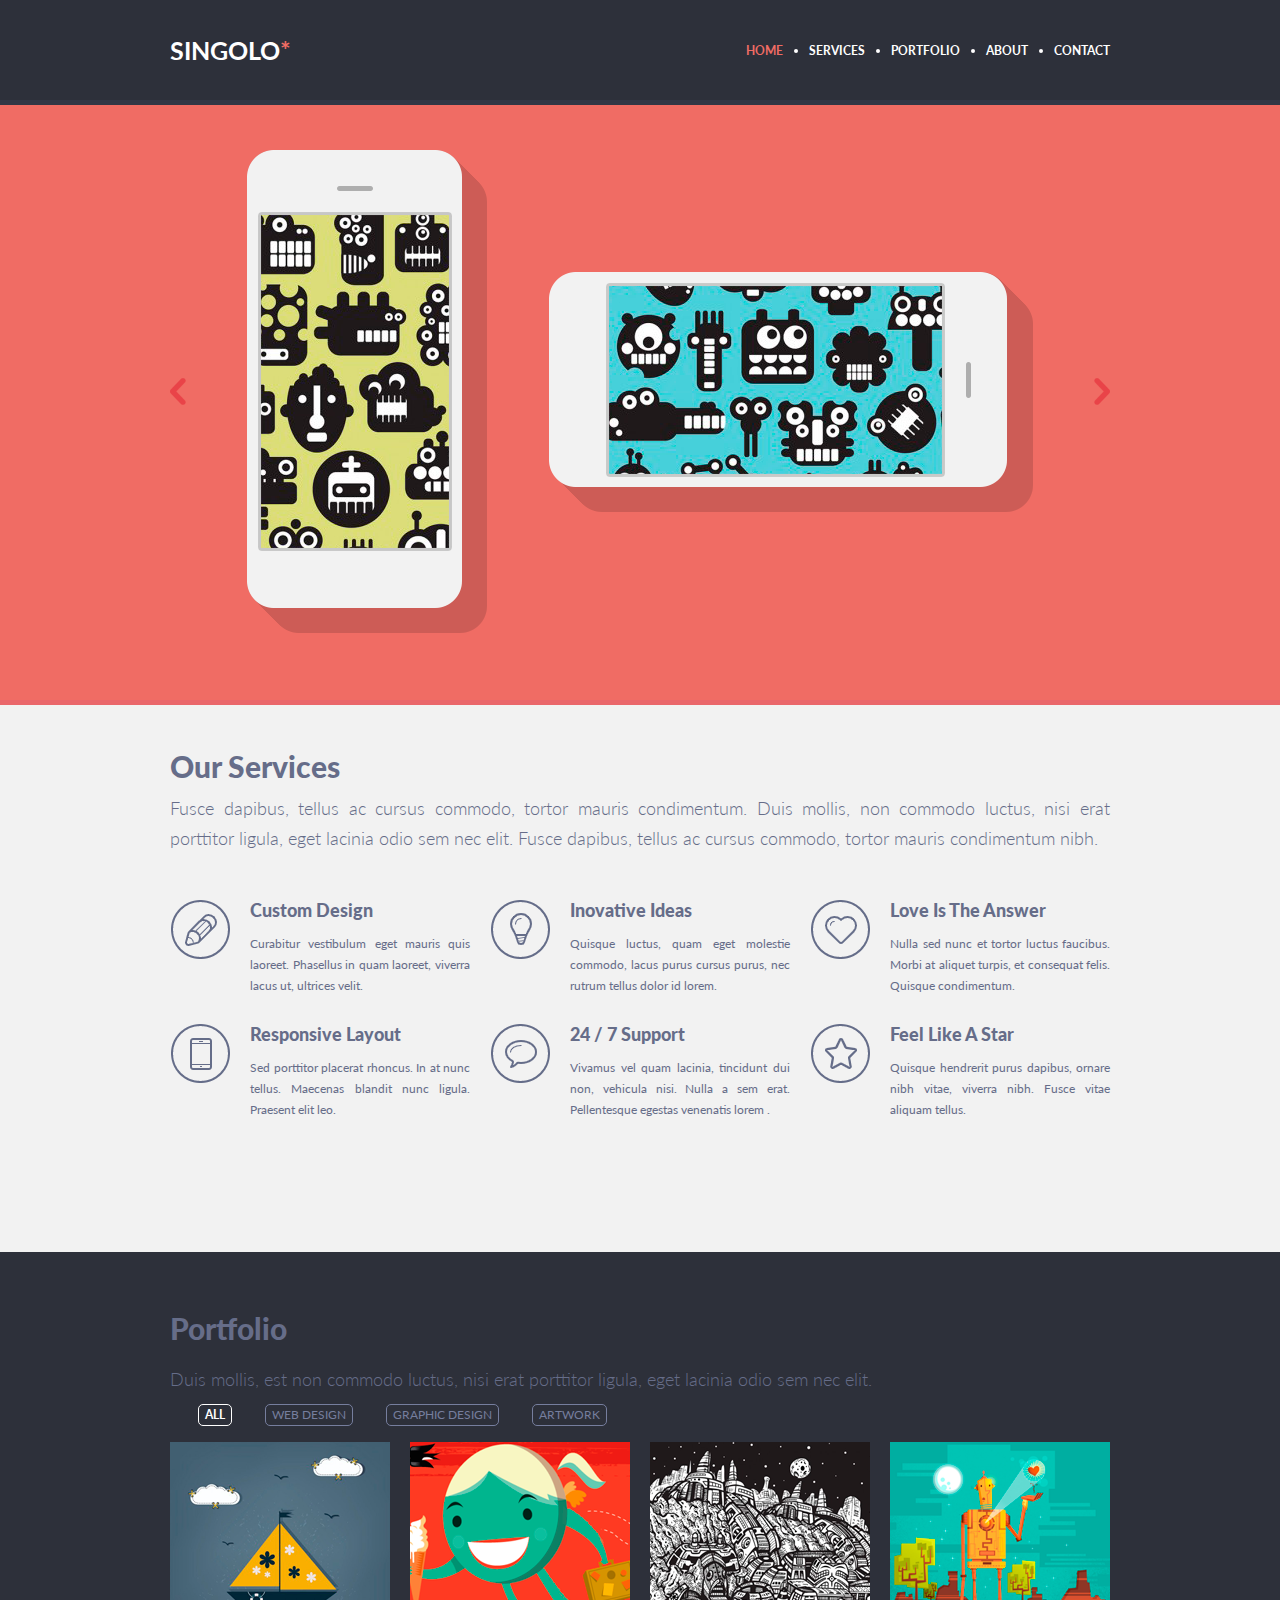
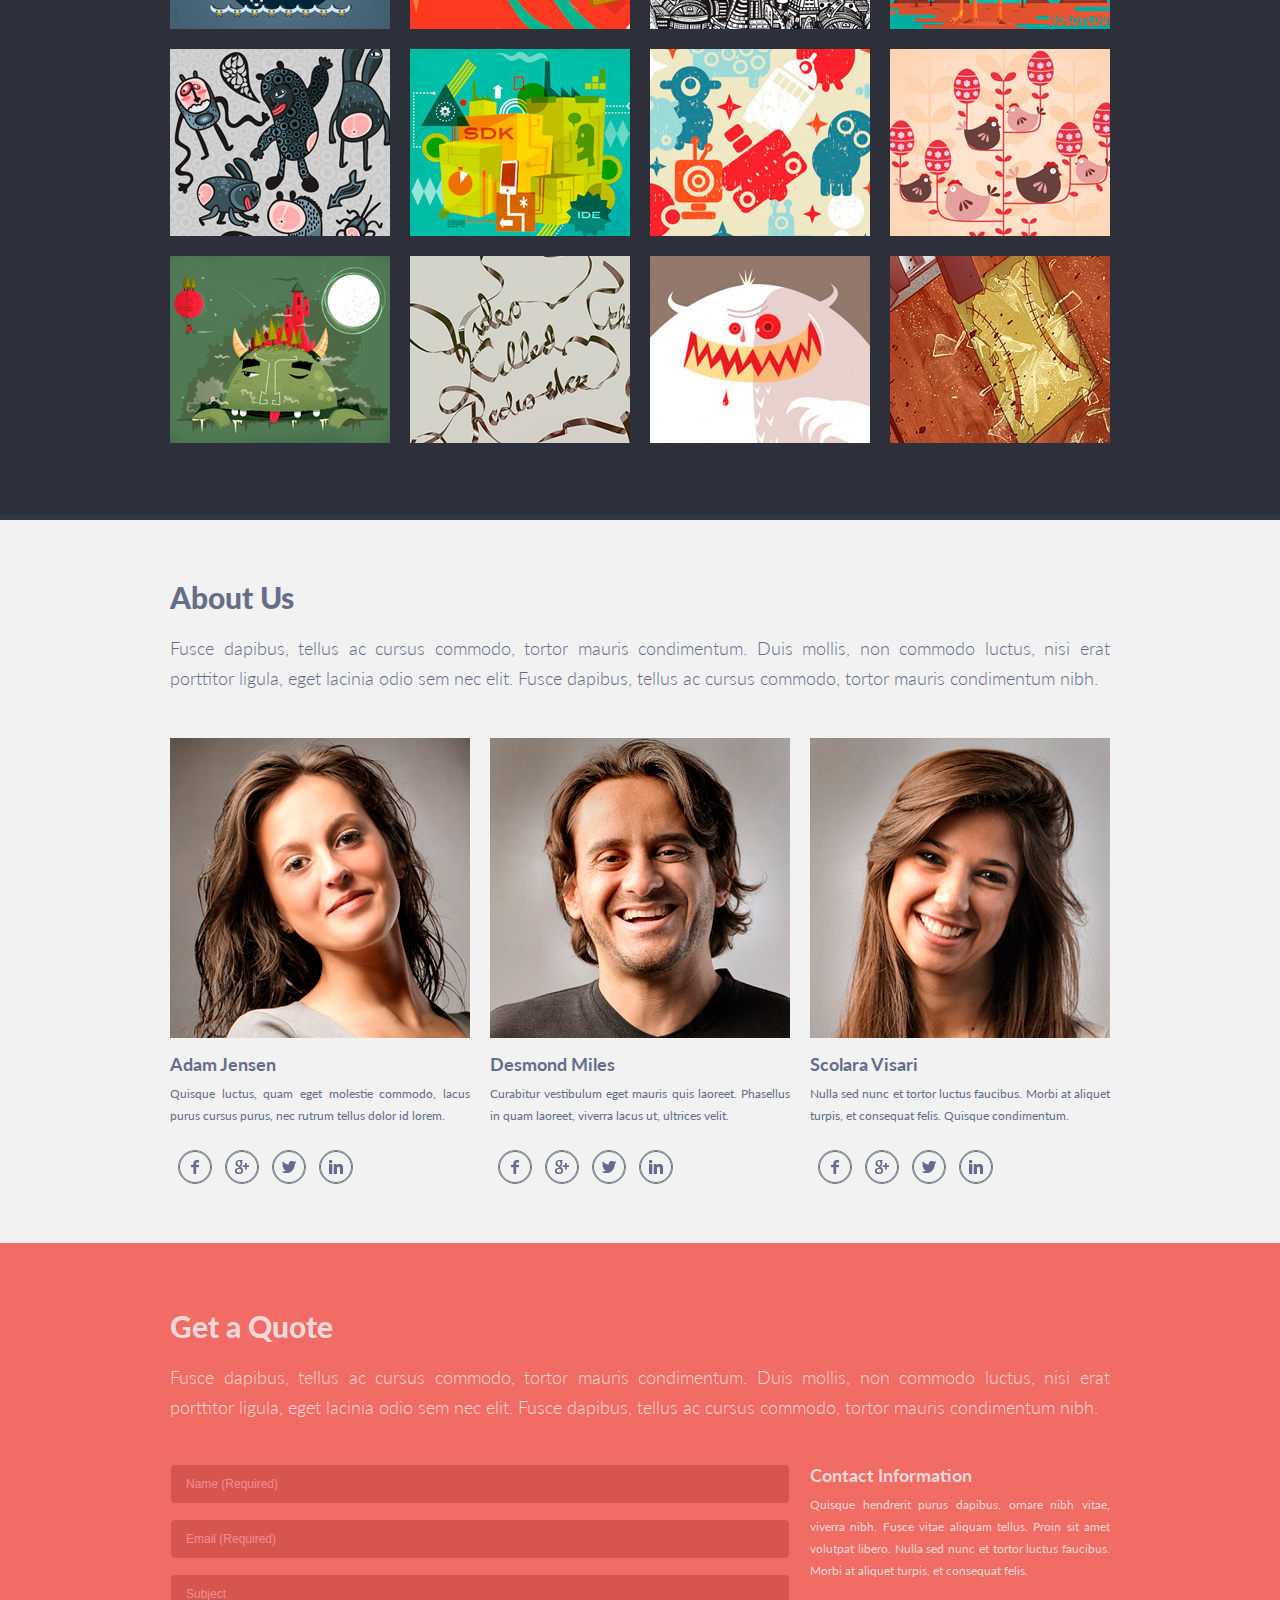
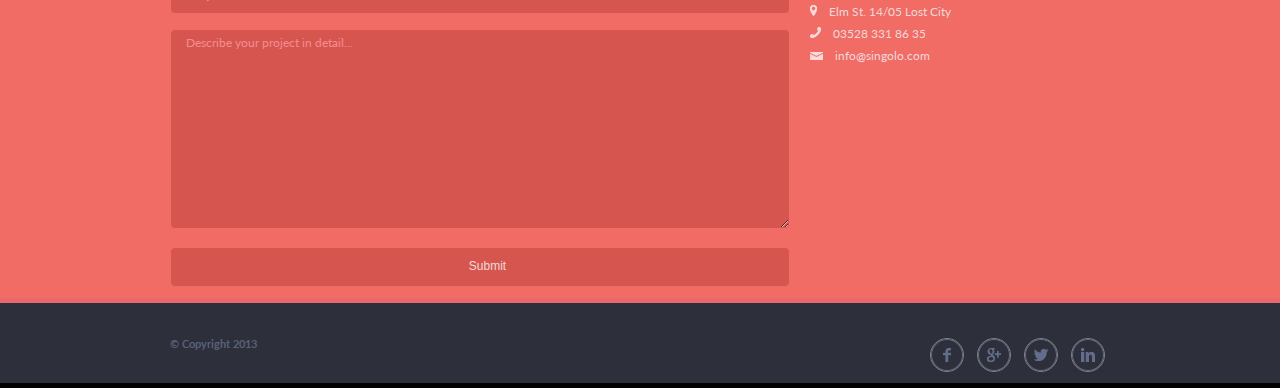
<file: index.html>
<!DOCTYPE html>
<html lang="en">

<head>
  <meta charset="UTF-8">
  <title>Singolo</title>
  <link rel="stylesheet" href="singolo.css">
  <link href="https://fonts.googleapis.com/css?family=Lato:300,400,700,900&display=swap" rel="stylesheet">
</head>

<body>

  <header>
    <div class="container">
      <h1>Singolo<span>*</span></h1>
      <ul>
        <li>Home</li>
        <li>Services</li>
        <li>Portfolio</li>
        <li>About</li>
        <li>Contact</li>
      </ul>
    </div>
    <div class="line-top"></div>
  </header>

  <div class="slider">
    <div class="container">
      <div class="photo-slider">
       <img class="arrow" src="assets/chev-left.png" alt="">
        <img src="assets/Speaker-1.png" alt="">
        <img src="assets/Speaker-2.png" alt="">
        <img class="arrow" src="assets/chev-right.png" alt="">
      </div>
    </div>
    <div class="line-slider"></div>
  </div>



  <div class="our-services">
    <div class="container">

      <h2>Our Services</h2>
      <p>Fusce dapibus, tellus ac cursus commodo, tortor mauris condimentum. Duis mollis, non commodo luctus, nisi erat porttitor ligula, eget lacinia odio sem nec elit. Fusce dapibus, tellus ac cursus commodo, tortor mauris condimentum nibh.</p>

      <div class="info-box">

        <div class="info-box-item">
          <div class="item-pic">
            <img src="assets/pen.png" alt="">
          </div>
          <div class="item-text">
            <h3>Custom Design</h3>
            <p>Curabitur vestibulum eget mauris quis laoreet. Phasellus in quam laoreet, viverra lacus ut, ultrices velit.</p>
          </div>

        </div>

        <div class="info-box-item">
          <div class="item-pic">
            <img src="assets/lightbulb.png" alt="pen">
          </div>
          <div class="item-text">
            <h3>Inovative Ideas</h3>
            <p>Quisque luctus, quam eget molestie commodo, lacus purus cursus purus, nec rutrum tellus dolor id lorem.</p>
          </div>

        </div>

        <div class="info-box-item">
          <div class="item-pic">
            <img src="assets/heart.png" alt="pen">
          </div>
          <div class="item-text">
            <h3>Love Is The Answer</h3>
            <p>Nulla sed nunc et tortor luctus faucibus. Morbi at aliquet turpis, et consequat felis. Quisque condimentum.</p>
          </div>

        </div>

        <div class="info-box-item">
          <div class="item-pic">
            <img src="assets/phone.png" alt="pen">
          </div>
          <div class="item-text">
            <h3>Responsive Layout</h3>
            <p>Sed porttitor placerat rhoncus. In at nunc tellus. Maecenas blandit nunc ligula. Praesent elit leo.</p>
          </div>

        </div>

        <div class="info-box-item">
          <div class="item-pic">
            <img src="assets/bubble.png" alt="pen">
          </div>
          <div class="item-text">
            <h3>24 / 7 Support</h3>
            <p>Vivamus vel quam lacinia, tincidunt dui non, vehicula nisi. Nulla a sem erat. Pellentesque egestas venenatis lorem .</p>
          </div>

        </div>

        <div class="info-box-item">
          <div class="item-pic">
            <img src="assets/star.png" alt="pen">
          </div>
          <div class="item-text">
            <h3>Feel Like A Star</h3>
            <p>Quisque hendrerit purus dapibus, ornare nibh vitae, viverra nibh. Fusce vitae aliquam tellus.</p>
          </div>

        </div>

      </div>
    </div>
    <div class="line-services"></div>
  </div>

  <div class="portfolio">
    <div class="container">
      <h2>
        Portfolio
      </h2>
      <p>
        Duis mollis, est non commodo luctus, nisi erat porttitor ligula, eget lacinia odio sem nec elit.
      </p>
      <div class="portfolio-nav">
        <ul>
          <li>All</li>
          <li>Web Design</li>
          <li>Graphic Design</li>
          <li>Artwork</li>
        </ul>
      </div><br>
      <div class="portfolio-box">
        <img src="assets/Project-1.png" alt="">
        <img src="assets/Project-2.png" alt="">
        <img src="assets/Project-3.png" alt="">
        <img src="assets/Project-4.png" alt="">
        <img src="assets/Project-5.png" alt="">
        <img src="assets/Project-6.png" alt="">
        <img src="assets/Project-7.png" alt="">
        <img src="assets/Project-8.png" alt="">
        <img src="assets/Project-9.png" alt="">
        <img src="assets/Project-10.png" alt="">
        <img src="assets/Project-11.png" alt="">
        <img src="assets/Project-12.png" alt="">
      </div>
    </div>
  </div>
  <div class="line-portfolio"></div>

  <div class="about-us">
    <div class="container">

      <h2>
        About Us
      </h2>
      <p>
        Fusce dapibus, tellus ac cursus commodo, tortor mauris condimentum. Duis mollis, non commodo luctus, nisi erat porttitor ligula, eget lacinia odio sem nec elit. Fusce dapibus, tellus ac cursus commodo, tortor mauris condimentum nibh.
      </p>
      <div class="about-us-box">
        <div class="about-us-item">
          <img src="assets/photo-1.png" alt="">
          <h3>Adam Jensen</h3>
          <p>Quisque luctus, quam eget molestie commodo, lacus purus cursus purus, nec rutrum tellus dolor id lorem.</p>
          <div class="social-ico">
            <img src="assets/Facebook.png" alt="">
            <img src="assets/Google.png" alt="">
            <img src="assets/Twitter.png" alt="">
            <img src="assets/LinkedIn.png" alt="">
          </div>
        </div>
        <div class="about-us-item">
          <img src="assets/photo-2.png" alt="">
          <h3>Desmond Miles</h3>
          <p>Curabitur vestibulum eget mauris quis laoreet. Phasellus in quam laoreet, viverra lacus ut, ultrices velit.</p>
          <div class="social-ico">
            <img src="assets/Facebook.png" alt="">
            <img src="assets/Google.png" alt="">
            <img src="assets/Twitter.png" alt="">
            <img src="assets/LinkedIn.png" alt="">
          </div>
        </div>
        <div class="about-us-item">
          <img src="assets/photo-3.png" alt="">
          <h3>Scolara Visari</h3>
          <p>Nulla sed nunc et tortor luctus faucibus. Morbi at aliquet turpis, et consequat felis. Quisque condimentum.</p>
          <div class="social-ico">
            <img src="assets/Facebook.png" alt="">
            <img src="assets/Google.png" alt="">
            <img src="assets/Twitter.png" alt="">
            <img src="assets/LinkedIn.png" alt="">
          </div>
        </div>
      </div>
    </div>
    <div class="line-about"></div>
  </div>

<div class="quote">
    <div class="container">
      <h2>Get a Quote</h2>
      <p>Fusce dapibus, tellus ac cursus commodo, tortor mauris condimentum. Duis mollis, non commodo luctus, nisi erat porttitor ligula, eget lacinia odio sem nec elit. Fusce dapibus, tellus ac cursus commodo, tortor mauris condimentum nibh.</p>
      <div class="form-block">
        <form>
          <input type="text" required placeholder="Name (Required)"><br>
          <input type="email" required placeholder="Email (Required)"><br>
          <input type="text" placeholder="Subject"><br>
          <textarea placeholder="Describe your project in detail..."></textarea><br>
          <input class="btn" type="submit">
        </form>
        <div class="form-info">
          <h3>Contact Information</h3>
          <p>Quisque hendrerit purus dapibus, ornare nibh vitae, viver&shy;ra nibh. Fusce vitae aliquam tellus. Proin sit amet volutpat libero. Nulla sed nunc et tortor luctus faucibus. Morbi at aliquet turpis, et consequat felis.</p><br>
          <div class="contacts">
            <img src="assets/location.png" alt="">Elm St. 14/05 Lost City <br>
            <img src="assets/phone-ico.png" alt="">03528 331 86 35 <br>
            <img src="assets/mail.png" alt="">info@singolo.com
          </div>


        </div>
      </div>
    </div>

  </div>
  <div class="line-quote"></div>

  <footer>
    <div class="container">
      <div class="footer-block">
        <div class="copyright-block">
          © Copyright 2013
        </div>
        <div class="social-ico">
          <img src="assets/Facebook.png" alt="Facebook">
          <img src="assets/Google.png" alt="Google">
          <img src="assets/Twitter.png" alt="Twitter">
          <img src="assets/LinkedIn.png" alt="LinkedIn">
        </div>
      </div>
    </div>
    <div class="line-footer"></div>
  </footer>

</body>

</html>
</file>
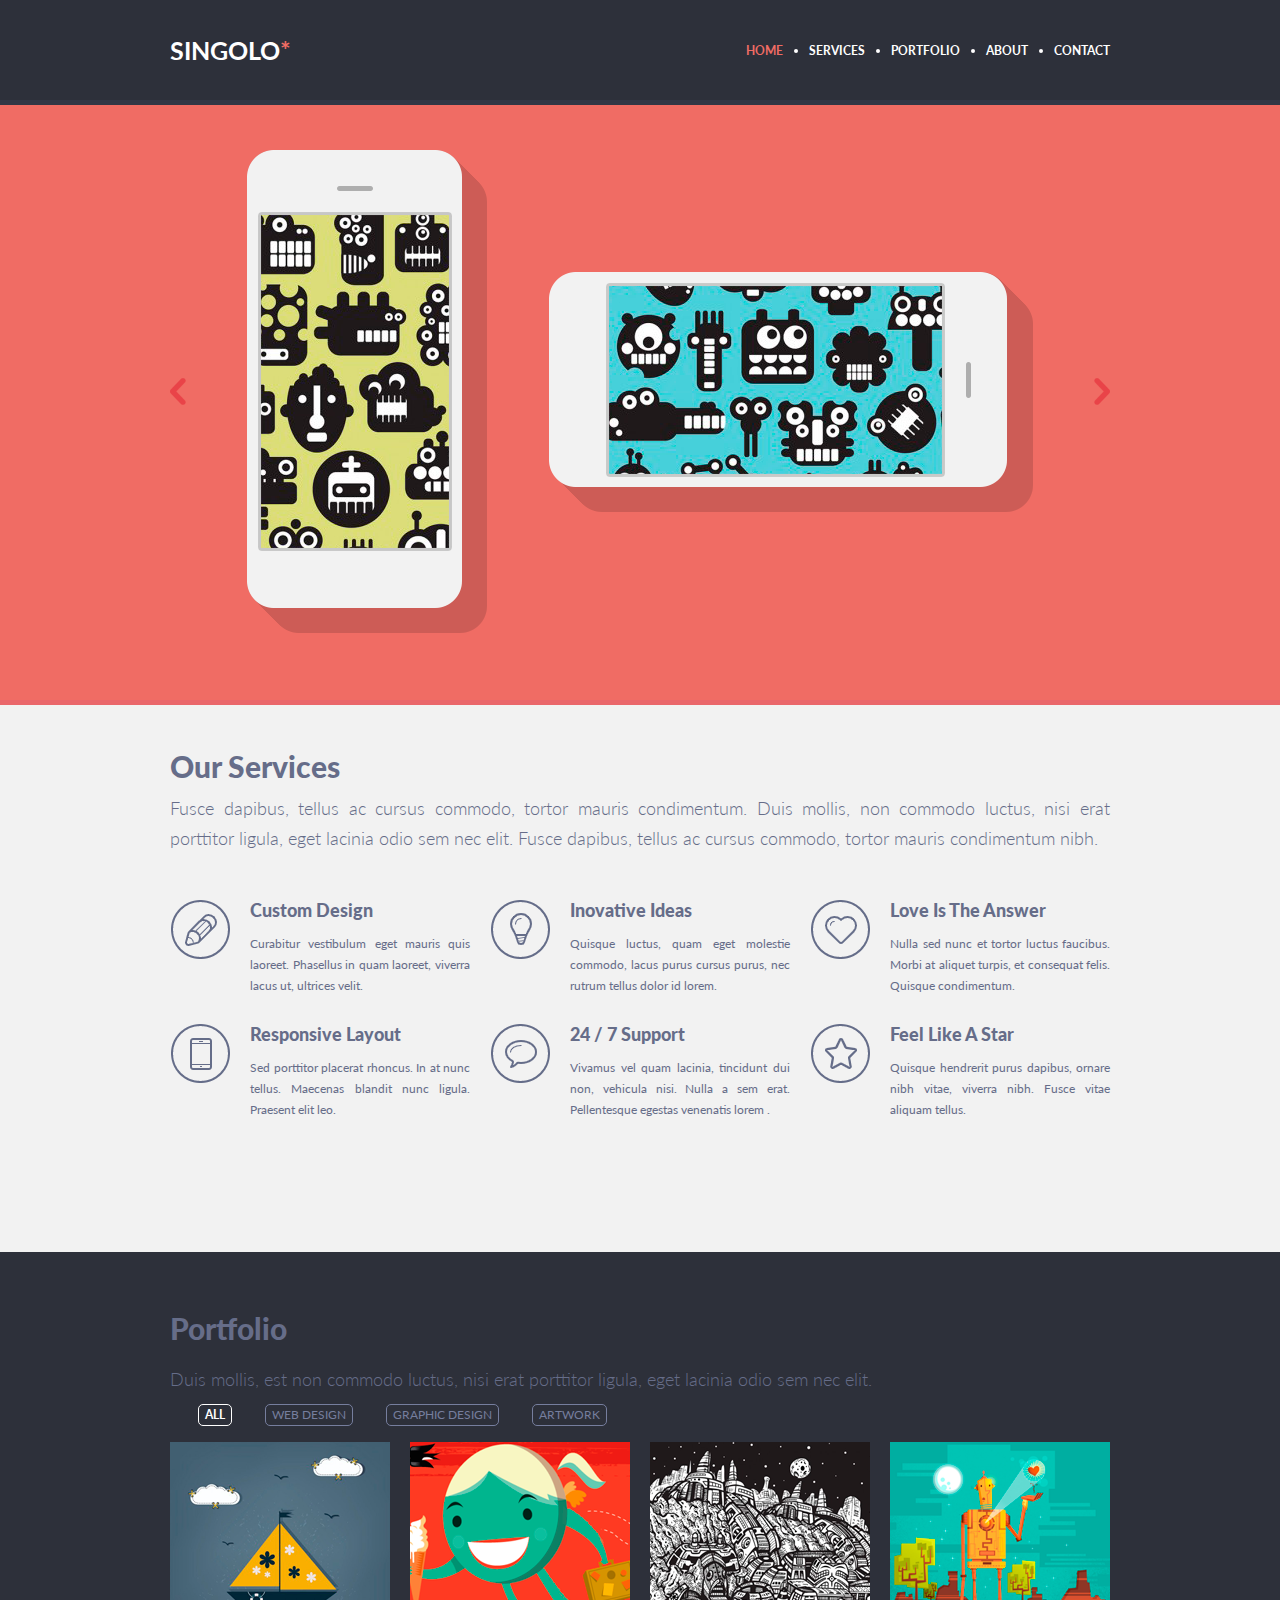
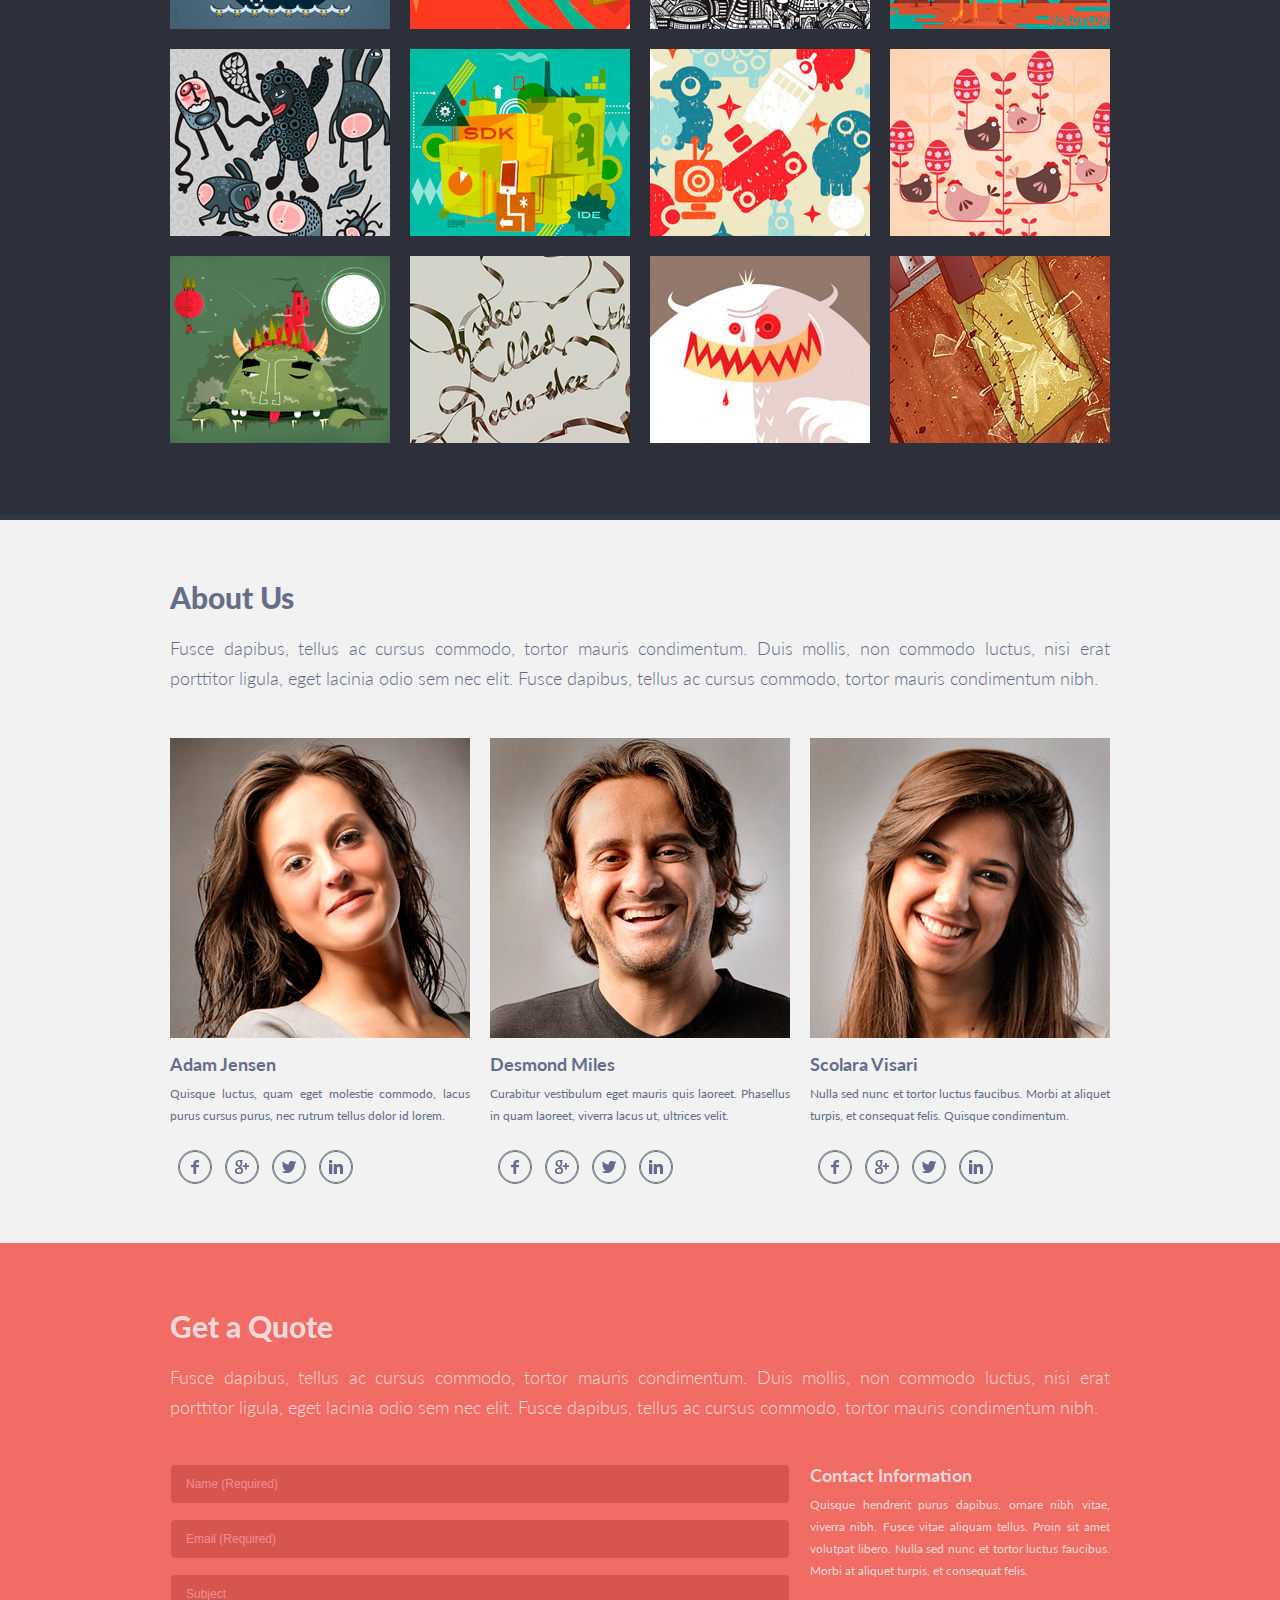
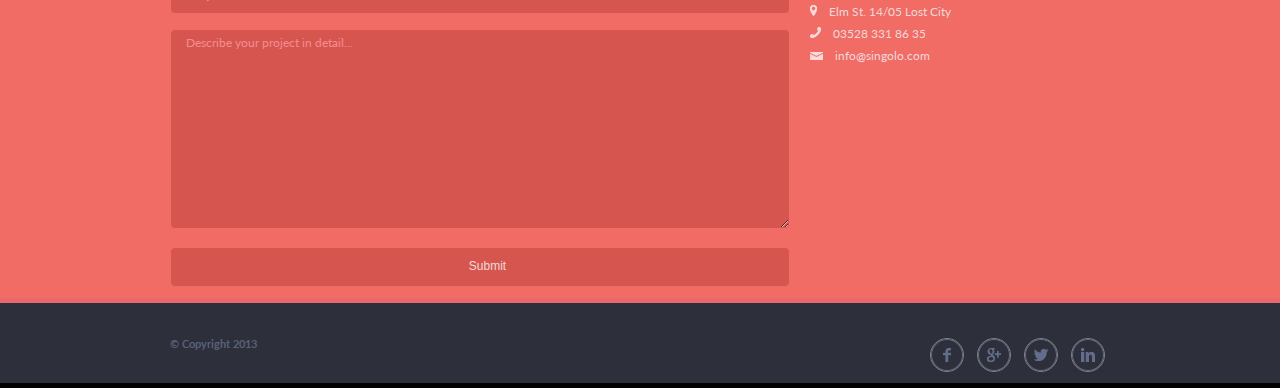
<file: singolo.html>
<!DOCTYPE html>
<html lang="en">

<head>
  <meta charset="UTF-8">
  <title>Singolo</title>
  <link rel="stylesheet" href="singolo.css">
  <link href="https://fonts.googleapis.com/css?family=Lato:300,400,700,900&display=swap" rel="stylesheet">
</head>

<body>

  <header>
    <div class="container">
      <h1>Singolo<span>*</span></h1>
      <ul>
        <li>Home</li>
        <li>Services</li>
        <li>Portfolio</li>
        <li>About</li>
        <li>Contact</li>
      </ul>
    </div>
    <div class="line-top"></div>
  </header>

  <div class="slider">
    <div class="container">
      <div class="photo-slider">
       <img class="arrow" src="assets/chev-left.png" alt="">
        <img src="assets/Speaker-1.png" alt="">
        <img src="assets/Speaker-2.png" alt="">
        <img class="arrow" src="assets/chev-right.png" alt="">
      </div>
    </div>
    <div class="line-slider"></div>
  </div>



  <div class="our-services">
    <div class="container">

      <h2>Our Services</h2>
      <p>Fusce dapibus, tellus ac cursus commodo, tortor mauris condimentum. Duis mollis, non commodo luctus, nisi erat porttitor ligula, eget lacinia odio sem nec elit. Fusce dapibus, tellus ac cursus commodo, tortor mauris condimentum nibh.</p>

      <div class="info-box">

        <div class="info-box-item">
          <div class="item-pic">
            <img src="assets/pen.png" alt="">
          </div>
          <div class="item-text">
            <h3>Custom Design</h3>
            <p>Curabitur vestibulum eget mauris quis laoreet. Phasellus in quam laoreet, viverra lacus ut, ultrices velit.</p>
          </div>

        </div>

        <div class="info-box-item">
          <div class="item-pic">
            <img src="assets/lightbulb.png" alt="pen">
          </div>
          <div class="item-text">
            <h3>Inovative Ideas</h3>
            <p>Quisque luctus, quam eget molestie commodo, lacus purus cursus purus, nec rutrum tellus dolor id lorem.</p>
          </div>

        </div>

        <div class="info-box-item">
          <div class="item-pic">
            <img src="assets/heart.png" alt="pen">
          </div>
          <div class="item-text">
            <h3>Love Is The Answer</h3>
            <p>Nulla sed nunc et tortor luctus faucibus. Morbi at aliquet turpis, et consequat felis. Quisque condimentum.</p>
          </div>

        </div>

        <div class="info-box-item">
          <div class="item-pic">
            <img src="assets/phone.png" alt="pen">
          </div>
          <div class="item-text">
            <h3>Responsive Layout</h3>
            <p>Sed porttitor placerat rhoncus. In at nunc tellus. Maecenas blandit nunc ligula. Praesent elit leo.</p>
          </div>

        </div>

        <div class="info-box-item">
          <div class="item-pic">
            <img src="assets/bubble.png" alt="pen">
          </div>
          <div class="item-text">
            <h3>24 / 7 Support</h3>
            <p>Vivamus vel quam lacinia, tincidunt dui non, vehicula nisi. Nulla a sem erat. Pellentesque egestas venenatis lorem .</p>
          </div>

        </div>

        <div class="info-box-item">
          <div class="item-pic">
            <img src="assets/star.png" alt="pen">
          </div>
          <div class="item-text">
            <h3>Feel Like A Star</h3>
            <p>Quisque hendrerit purus dapibus, ornare nibh vitae, viverra nibh. Fusce vitae aliquam tellus.</p>
          </div>

        </div>

      </div>
    </div>
    <div class="line-services"></div>
  </div>

  <div class="portfolio">
    <div class="container">
      <h2>
        Portfolio
      </h2>
      <p>
        Duis mollis, est non commodo luctus, nisi erat porttitor ligula, eget lacinia odio sem nec elit.
      </p>
      <div class="portfolio-nav">
        <ul>
          <li>All</li>
          <li>Web Design</li>
          <li>Graphic Design</li>
          <li>Artwork</li>
        </ul>
      </div><br>
      <div class="portfolio-box">
        <img src="assets/Project-1.png" alt="">
        <img src="assets/Project-2.png" alt="">
        <img src="assets/Project-3.png" alt="">
        <img src="assets/Project-4.png" alt="">
        <img src="assets/Project-5.png" alt="">
        <img src="assets/Project-6.png" alt="">
        <img src="assets/Project-7.png" alt="">
        <img src="assets/Project-8.png" alt="">
        <img src="assets/Project-9.png" alt="">
        <img src="assets/Project-10.png" alt="">
        <img src="assets/Project-11.png" alt="">
        <img src="assets/Project-12.png" alt="">
      </div>
    </div>
  </div>
  <div class="line-portfolio"></div>

  <div class="about-us">
    <div class="container">

      <h2>
        About Us
      </h2>
      <p>
        Fusce dapibus, tellus ac cursus commodo, tortor mauris condimentum. Duis mollis, non commodo luctus, nisi erat porttitor ligula, eget lacinia odio sem nec elit. Fusce dapibus, tellus ac cursus commodo, tortor mauris condimentum nibh.
      </p>
      <div class="about-us-box">
        <div class="about-us-item">
          <img src="assets/photo-1.png" alt="">
          <h3>Adam Jensen</h3>
          <p>Quisque luctus, quam eget molestie commodo, lacus purus cursus purus, nec rutrum tellus dolor id lorem.</p>
          <div class="social-ico">
            <img src="assets/Facebook.png" alt="">
            <img src="assets/Google.png" alt="">
            <img src="assets/Twitter.png" alt="">
            <img src="assets/LinkedIn.png" alt="">
          </div>
        </div>
        <div class="about-us-item">
          <img src="assets/photo-2.png" alt="">
          <h3>Desmond Miles</h3>
          <p>Curabitur vestibulum eget mauris quis laoreet. Phasellus in quam laoreet, viverra lacus ut, ultrices velit.</p>
          <div class="social-ico">
            <img src="assets/Facebook.png" alt="">
            <img src="assets/Google.png" alt="">
            <img src="assets/Twitter.png" alt="">
            <img src="assets/LinkedIn.png" alt="">
          </div>
        </div>
        <div class="about-us-item">
          <img src="assets/photo-3.png" alt="">
          <h3>Scolara Visari</h3>
          <p>Nulla sed nunc et tortor luctus faucibus. Morbi at aliquet turpis, et consequat felis. Quisque condimentum.</p>
          <div class="social-ico">
            <img src="assets/Facebook.png" alt="">
            <img src="assets/Google.png" alt="">
            <img src="assets/Twitter.png" alt="">
            <img src="assets/LinkedIn.png" alt="">
          </div>
        </div>
      </div>
    </div>
    <div class="line-about"></div>
  </div>

<div class="quote">
    <div class="container">
      <h2>Get a Quote</h2>
      <p>Fusce dapibus, tellus ac cursus commodo, tortor mauris condimentum. Duis mollis, non commodo luctus, nisi erat porttitor ligula, eget lacinia odio sem nec elit. Fusce dapibus, tellus ac cursus commodo, tortor mauris condimentum nibh.</p>
      <div class="form-block">
        <form>
          <input type="text" required placeholder="Name (Required)"><br>
          <input type="email" required placeholder="Email (Required)"><br>
          <input type="text" placeholder="Subject"><br>
          <textarea placeholder="Describe your project in detail..."></textarea><br>
          <input class="btn" type="submit">
        </form>
        <div class="form-info">
          <h3>Contact Information</h3>
          <p>Quisque hendrerit purus dapibus, ornare nibh vitae, viver&shy;ra nibh. Fusce vitae aliquam tellus. Proin sit amet volutpat libero. Nulla sed nunc et tortor luctus faucibus. Morbi at aliquet turpis, et consequat felis.</p><br>
          <div class="contacts">
            <img src="assets/location.png" alt="">Elm St. 14/05 Lost City <br>
            <img src="assets/phone-ico.png" alt="">03528 331 86 35 <br>
            <img src="assets/mail.png" alt="">info@singolo.com
          </div>


        </div>
      </div>
    </div>

  </div>
  <div class="line-quote"></div>

  <footer>
    <div class="container">
      <div class="footer-block">
        <div class="copyright-block">
          © Copyright 2013
        </div>
        <div class="social-ico">
          <img src="assets/Facebook.png" alt="Facebook">
          <img src="assets/Google.png" alt="Google">
          <img src="assets/Twitter.png" alt="Twitter">
          <img src="assets/LinkedIn.png" alt="LinkedIn">
        </div>
      </div>
    </div>
    <div class="line-footer"></div>
  </footer>

</body>

</html>
</file>
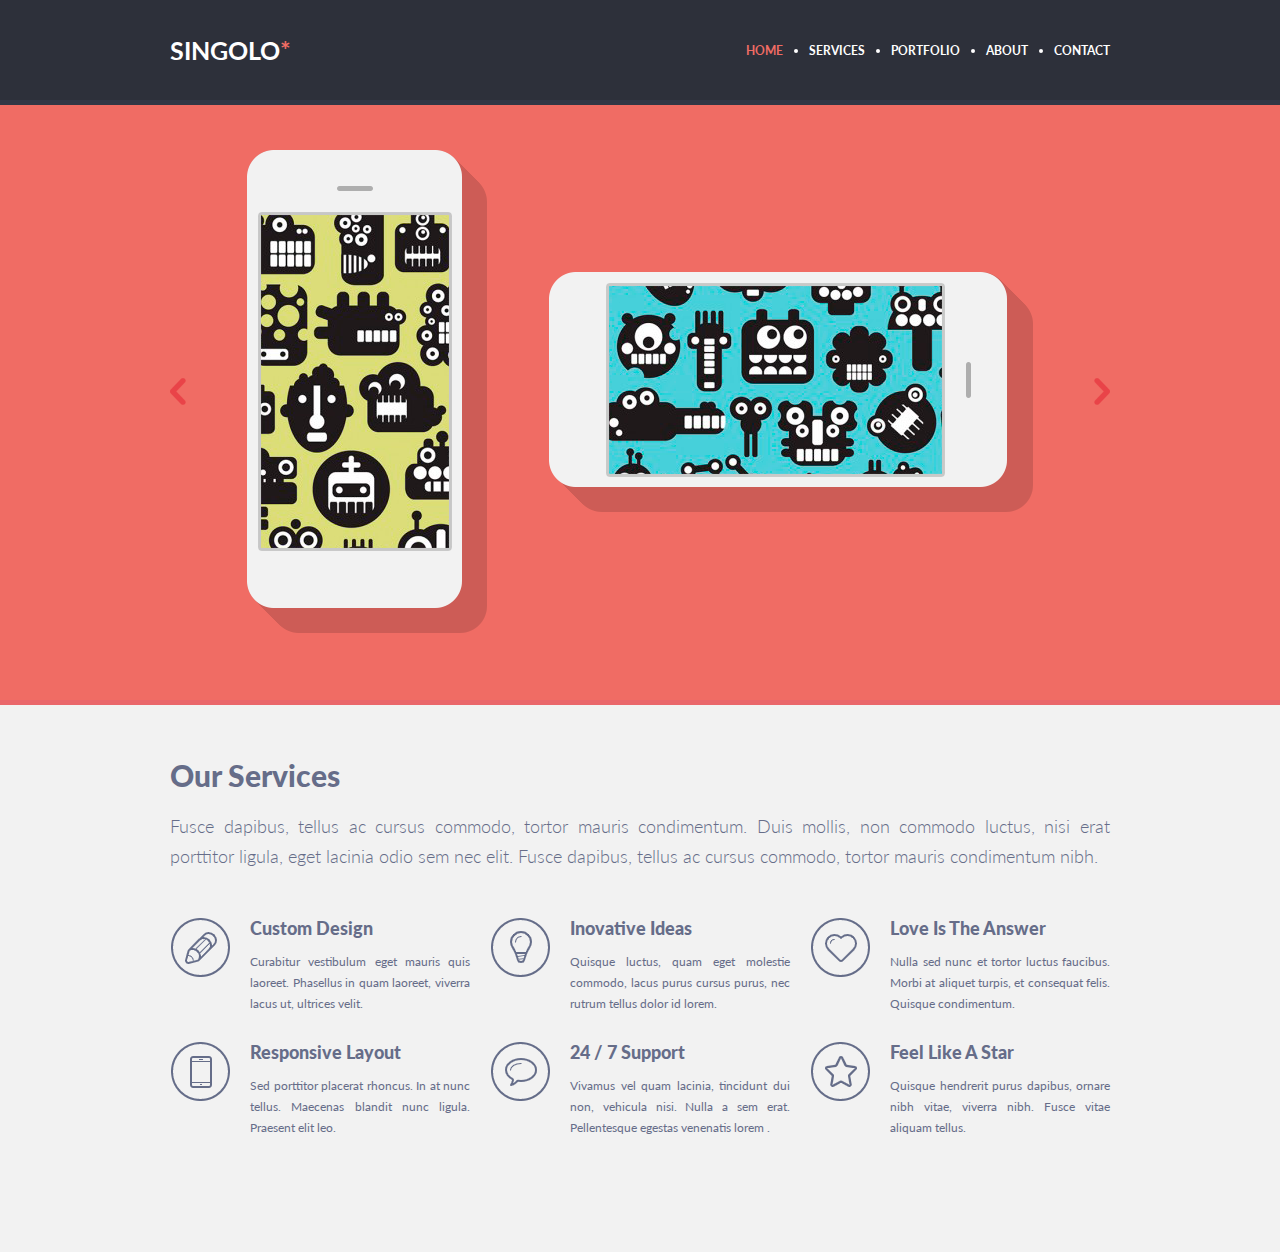
<file: singolo1.html>
<!DOCTYPE html>
<html lang="en">

<head>
  <meta charset="UTF-8">
  <title>Singolo</title>
  <link rel="stylesheet" href="singolo1.css">
  <link href="https://fonts.googleapis.com/css?family=Lato:300,400,700,900&display=swap" rel="stylesheet">
</head>

<body>

  <header>
    <div class="container">
      <h1>Singolo<span>*</span></h1>
      <ul>
        <li>Home</li>
        <li>Services</li>
        <li>Portfolio</li>
        <li>About</li>
        <li>Contact</li>
      </ul>
    </div>
    <div class="line-top"></div>
  </header>

  <div class="slider">
    <div class="container">
      <div class="photo-slider">
       <img class="arrow" src="assets/chev-left.png" alt="">
        <img src="assets/Speaker-1.png" alt="">
        <img src="assets/Speaker-2.png" alt="">
        <img class="arrow" src="assets/chev-right.png" alt="">
      </div>
    </div>
    <div class="line-slider"></div>
  </div>



  <div class="our-services">
    <div class="container">

      <h2>Our Services</h2>
      <p>Fusce dapibus, tellus ac cursus commodo, tortor mauris condimentum. Duis mollis, non commodo luctus, nisi erat porttitor ligula, eget lacinia odio sem nec elit. Fusce dapibus, tellus ac cursus commodo, tortor mauris condimentum nibh.</p>

      <div class="info-box">

        <div class="info-box-item">
          <div class="item-pic">
            <img src="assets/pen.png" alt="">
          </div>
          <div class="item-text">
            <h3>Custom Design</h3>
            <p>Curabitur vestibulum eget mauris quis laoreet. Phasellus in quam laoreet, viverra lacus ut, ultrices velit.</p>
          </div>

        </div>

        <div class="info-box-item">
          <div class="item-pic">
            <img src="assets/lightbulb.png" alt="pen">
          </div>
          <div class="item-text">
            <h3>Inovative Ideas</h3>
            <p>Quisque luctus, quam eget molestie commodo, lacus purus cursus purus, nec rutrum tellus dolor id lorem.</p>
          </div>

        </div>

        <div class="info-box-item">
          <div class="item-pic">
            <img src="assets/heart.png" alt="pen">
          </div>
          <div class="item-text">
            <h3>Love Is The Answer</h3>
            <p>Nulla sed nunc et tortor luctus faucibus. Morbi at aliquet turpis, et consequat felis. Quisque condimentum.</p>
          </div>

        </div>

        <div class="info-box-item">
          <div class="item-pic">
            <img src="assets/phone.png" alt="pen">
          </div>
          <div class="item-text">
            <h3>Responsive Layout</h3>
            <p>Sed porttitor placerat rhoncus. In at nunc tellus. Maecenas blandit nunc ligula. Praesent elit leo.</p>
          </div>

        </div>

        <div class="info-box-item">
          <div class="item-pic">
            <img src="assets/bubble.png" alt="pen">
          </div>
          <div class="item-text">
            <h3>24 / 7 Support</h3>
            <p>Vivamus vel quam lacinia, tincidunt dui non, vehicula nisi. Nulla a sem erat. Pellentesque egestas venenatis lorem .</p>
          </div>

        </div>

        <div class="info-box-item">
          <div class="item-pic">
            <img src="assets/star.png" alt="pen">
          </div>
          <div class="item-text">
            <h3>Feel Like A Star</h3>
            <p>Quisque hendrerit purus dapibus, ornare nibh vitae, viverra nibh. Fusce vitae aliquam tellus.</p>
          </div>

        </div>

      </div>
    </div>
    <div class="line-services"></div>
  </div>




</body>

</html>
</file>
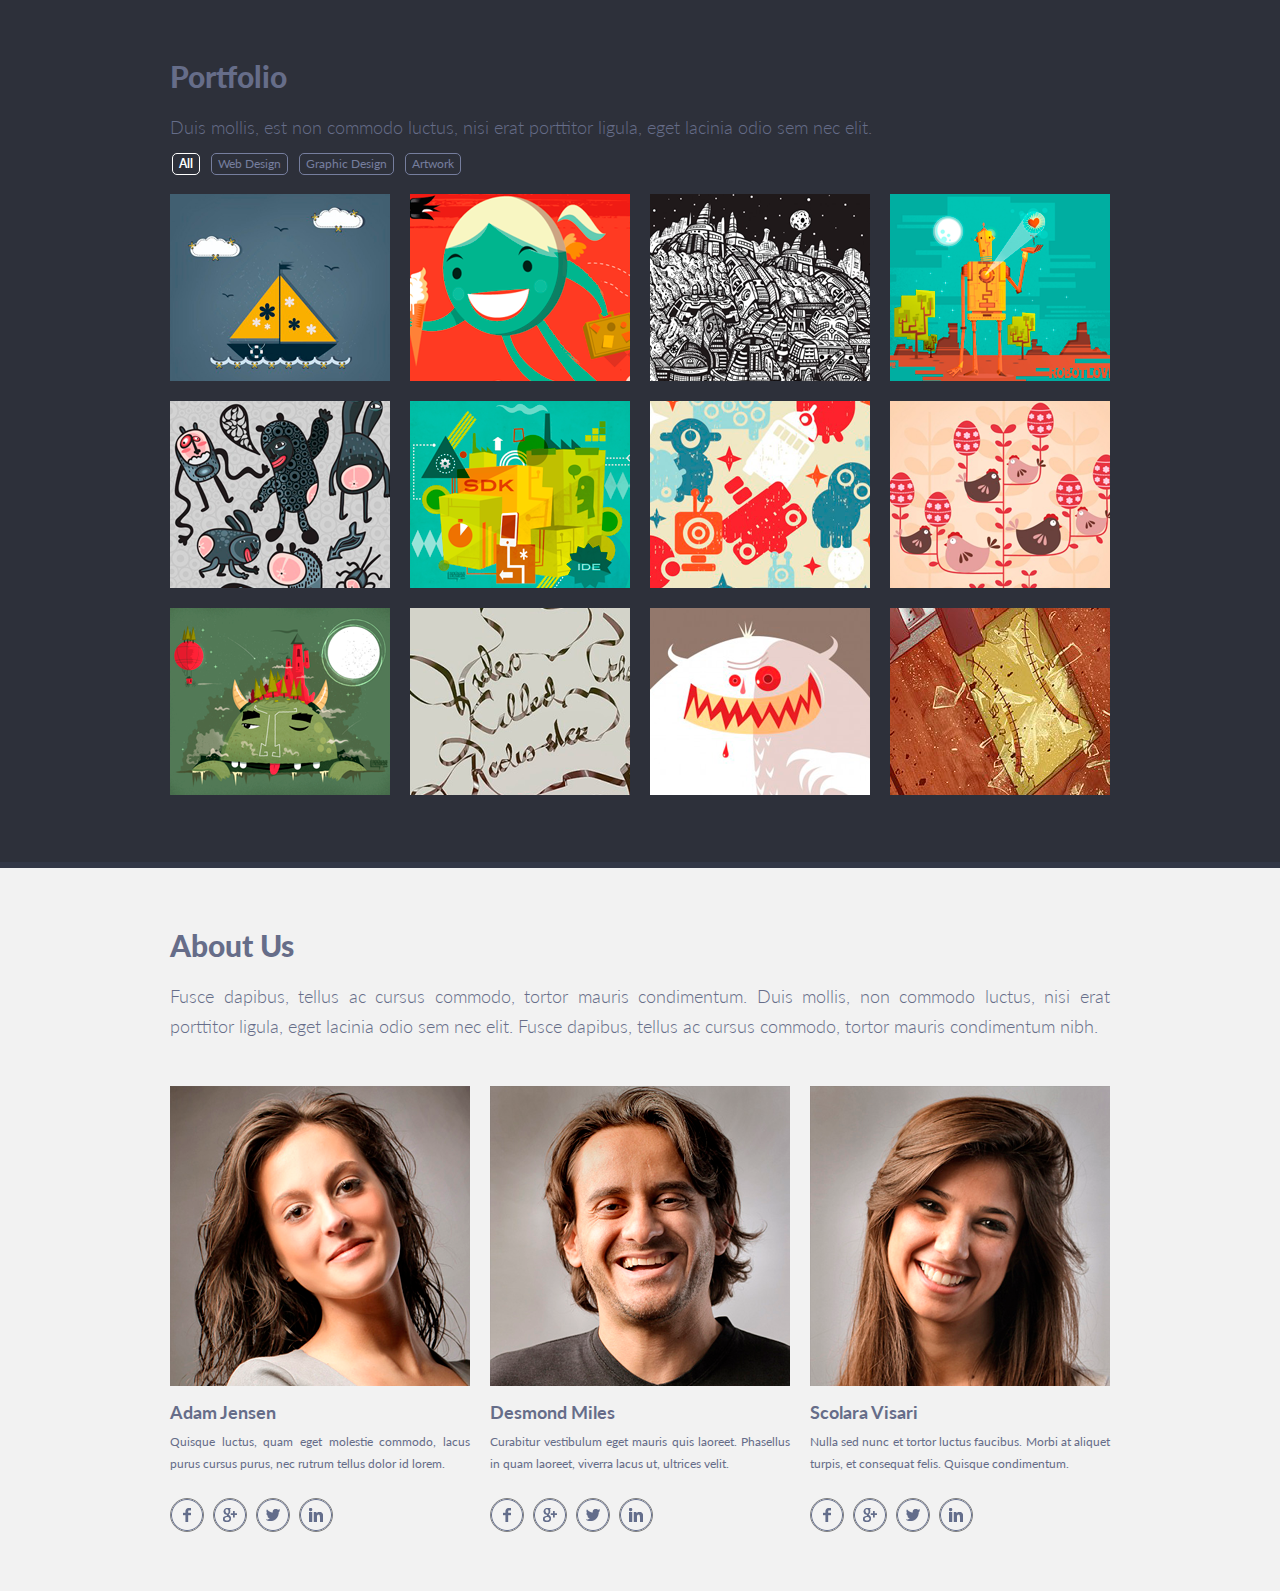
<file: singolo2.html>
<!DOCTYPE html>
<html lang="en">

<head>
  <meta charset="UTF-8">
  <title>Singolo 2</title>
  <link rel="stylesheet" href="singolo2.css">
  <link href="https://fonts.googleapis.com/css?family=Lato:300,400,700,900&display=swap" rel="stylesheet">
</head>

<body>
  <div class="portfolio">
    <div class="container">
      <h2>
        Portfolio
      </h2>
      <p>
        Duis mollis, est non commodo luctus, nisi erat porttitor ligula, eget lacinia odio sem nec elit.
      </p>
      <div class="portfolio-nav">
        <ul>
          <li>All</li>
          <li>Web Design</li>
          <li>Graphic Design</li>
          <li>Artwork</li>
        </ul>
      </div>
      <div class="portfolio-box">
        <img src="assets/Project-1.png" alt="">
        <img src="assets/Project-2.png" alt="">
        <img src="assets/Project-3.png" alt="">
        <img src="assets/Project-4.png" alt="">
        <img src="assets/Project-5.png" alt="">
        <img src="assets/Project-6.png" alt="">
        <img src="assets/Project-7.png" alt="">
        <img src="assets/Project-8.png" alt="">
        <img src="assets/Project-9.png" alt="">
        <img src="assets/Project-10.png" alt="">
        <img src="assets/Project-11.png" alt="">
        <img src="assets/Project-12.png" alt="">
      </div>
    </div>
  </div>
  <div class="line-portfolio"></div>

  <div class="about-us">
    <div class="container">

      <h2>
        About Us
      </h2>
      <p>
        Fusce dapibus, tellus ac cursus commodo, tortor mauris condimentum. Duis mollis, non commodo luctus, nisi erat porttitor ligula, eget lacinia odio sem nec elit. Fusce dapibus, tellus ac cursus commodo, tortor mauris condimentum nibh.
      </p>
      <div class="about-us-box">
        <div class="about-us-item">
          <img src="assets/photo-1.png" alt="">
          <h3>Adam Jensen</h3>
          <p>Quisque luctus, quam eget molestie commodo, lacus purus cursus purus, nec rutrum tellus dolor id lorem.</p>
          <div class="social-ico">
            <img src="assets/Facebook.png" alt="">
            <img src="assets/Google.png" alt="">
            <img src="assets/Twitter.png" alt="">
            <img src="assets/LinkedIn.png" alt="">
          </div>
        </div>
        <div class="about-us-item">
          <img src="assets/photo-2.png" alt="">
          <h3>Desmond Miles</h3>
          <p>Curabitur vestibulum eget mauris quis laoreet. Phasellus in quam laoreet, viverra lacus ut, ultrices velit.</p>
          <div class="social-ico">
            <img src="assets/Facebook.png" alt="">
            <img src="assets/Google.png" alt="">
            <img src="assets/Twitter.png" alt="">
            <img src="assets/LinkedIn.png" alt="">
          </div>
        </div>
        <div class="about-us-item">
          <img src="assets/photo-3.png" alt="">
          <h3>Scolara Visari</h3>
          <p>Nulla sed nunc et tortor luctus faucibus. Morbi at aliquet turpis, et consequat felis. Quisque condimentum.</p>
          <div class="social-ico">
            <img src="assets/Facebook.png" alt="">
            <img src="assets/Google.png" alt="">
            <img src="assets/Twitter.png" alt="">
            <img src="assets/LinkedIn.png" alt="">
          </div>
        </div>
      </div>
    </div>
    <div class="line-about"></div>
  </div>
</body>

</html>
</file>
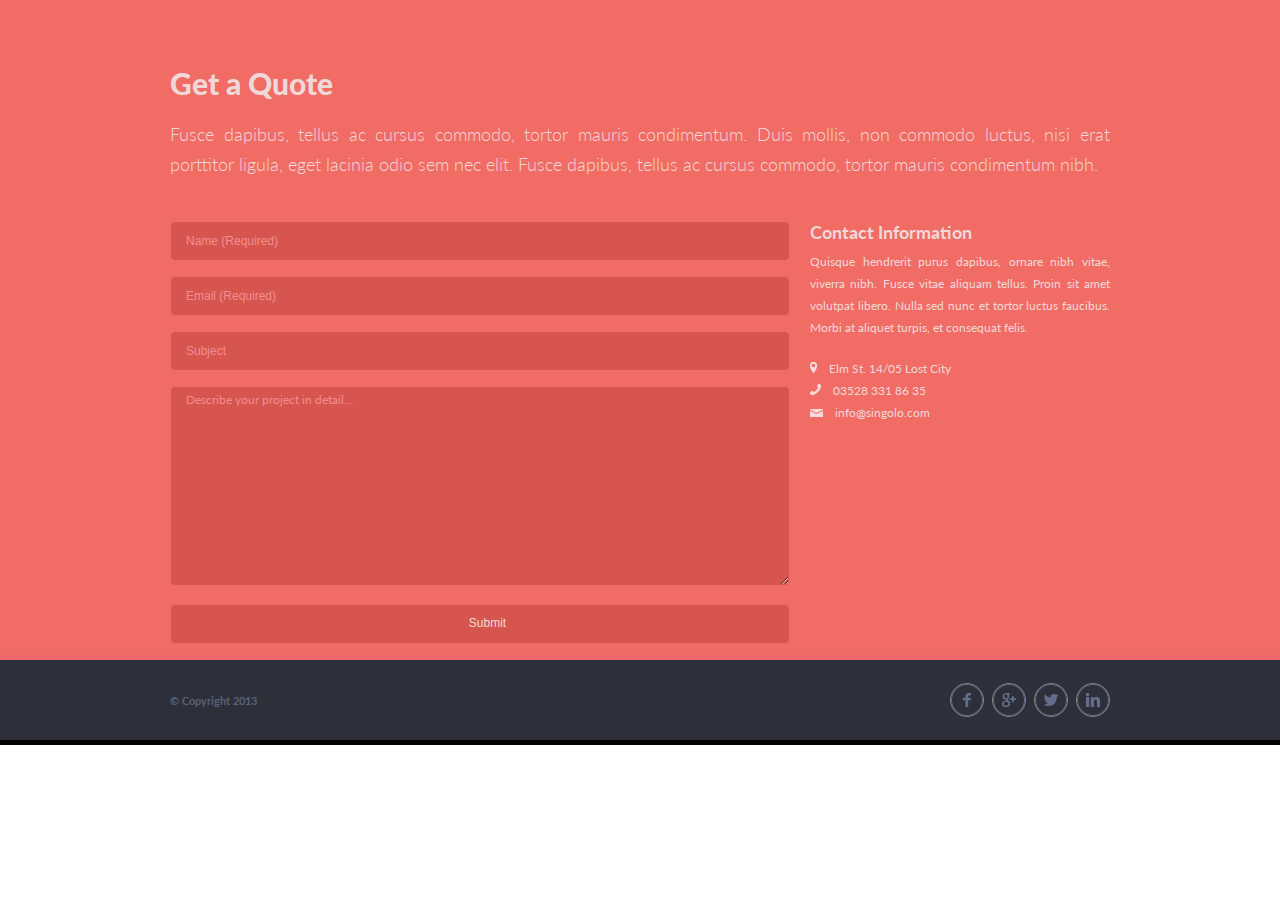
<file: singolo3.html>
<!DOCTYPE html>
<html lang="en">

<head>
  <meta charset="UTF-8">
  <title>Singolo 3</title>
  <link rel="stylesheet" href="singolo3.css">
  <link href="https://fonts.googleapis.com/css?family=Lato:300,400,700,900&display=swap" rel="stylesheet">
</head>

<body>
  <div class="quote">
    <div class="container">
      <h2>Get a Quote</h2>
      <p>Fusce dapibus, tellus ac cursus commodo, tortor mauris condimentum. Duis mollis, non commodo luctus, nisi erat porttitor ligula, eget lacinia odio sem nec elit. Fusce dapibus, tellus ac cursus commodo, tortor mauris condimentum nibh.</p>
      <div class="form-block">
        <form>
          <input type="text" required placeholder="Name (Required)"><br>
          <input type="email" required placeholder="Email (Required)"><br>
          <input type="text" placeholder="Subject"><br>
          <textarea placeholder="Describe your project in detail..."></textarea><br>
          <input class="btn" type="submit">
        </form>
        <div class="form-info">
          <h3>Contact Information</h3>
          <p>Quisque hendrerit purus dapibus, ornare nibh vitae, viver&shy;ra nibh. Fusce vitae aliquam tellus. Proin sit amet volutpat libero. Nulla sed nunc et tortor luctus faucibus. Morbi at aliquet turpis, et consequat felis.</p><br>
          <div class="contacts">
            <img src="assets/location.png" alt="">Elm St. 14/05 Lost City <br>
            <img src="assets/phone-ico.png" alt="">03528 331 86 35 <br>
            <img src="assets/mail.png" alt="">info@singolo.com
          </div>


        </div>
      </div>
    </div>

  </div>
  <div class="line-quote"></div>

  <footer>
    <div class="container">
      <div class="footer-block">
        <div class="copyright-block">
          © Copyright 2013
        </div>
        <div class="social-ico">
          <img src="assets/Facebook.png" alt="Facebook">
          <img src="assets/Google.png" alt="Google">
          <img src="assets/Twitter.png" alt="Twitter">
          <img src="assets/LinkedIn.png" alt="LinkedIn">
        </div>
      </div>
    </div>
    <div class="line-footer"></div>
  </footer>
</body>

</html>
</file>
<file: singolo.css>
body {
  margin: 0;
  padding: 0;
  font-family: 'Lato', sans-serif;
}

.container {
  box-sizing: border-box;
  width: 1020px;
  height: 100%;
  margin: 0 auto;
  padding: 0 40px;
}

/* HEADER */

header {
  background-color: #2d303a;
  width: 100%;
  height: 100px;
}

header .container {
  display: flex;
  justify-content: space-between;
}

h1,
ul {
  margin: auto 0;
}

h1 {
  font-weight: 700;
  font-size: 25px;
  color: #fff;
  text-transform: uppercase;
}

span {
  color: #f06c64;
}

li {
  font-size: 12px;
  color: #fff;
  font-weight: 700;
  float: left;
  margin-left: 26px;
  text-transform: uppercase;
}

li:first-child {
  list-style: none;
  color: #f06c64;
}

.line-top {
  width: 100%;
  height: 5px;
  background-color: #323746;
  position: absolute;
}

/* SLIDER */

.slider {
  height: 600px;
  background-color: #f06c64;
}

.photo-slider {
  padding-top: 50px;
  display: flex;
  align-items: center;
  justify-content: space-between;
}

.arrow {
  color: #ca4549;
}

.arrow:hover {
  border: 0.1px dashed white;
  transition: ease 0.5s;
}

.line-slider {
  width: 100%;
  height: 5px;
  background-color: #ea676b;
  position: absolute;
}

/* OUR SERVICES */

.our-services {
  height: 495px;
  background-color: #f2f2f2;
  color: #666d89;
  padding-top: 57px;
}

h2 {
  font-size: 30px;
  font-weight: 900;
  margin: 0;
}

.our-services .container > p {
  font-size: 18px;
  font-weight: 300;
  line-height: 30px;
  text-align: justify;
}

.info-box {
  display: flex;
  justify-content: space-between;
  flex-wrap: wrap;
  padding-top: 28px;
  text-align: justify;
}

.info-box-item {
  display: flex;
  width: 300px;
  justify-content: space-between;
  margin-bottom: 15px;
}

.item-pic {
  width: 60px;
}

.item-text {
  width: 220px;
}

h3 {
  font-size: 18px;
  font-weight: 900;
  margin: 0;
}

p {
  font-size: 12px;
  font-weight: 400;
  line-height: 21px;
}

.line-services {
  height: 5px;
  background-color: #fff;
}

/* PORTFOLIO */

.portfolio {
  height: 747px;
  padding: 67px 0 48px;
  background-color: #2d303a;
}

.portfolio .container {
  color: #666d89;
}

.portfolio .container h2 {
  color: #666d89;
  font-size: 30px;
  font-weight: 900;
  line-height: 18px;
}

.portfolio .container p {
  color: #666d89;
  margin: 0;
  font-size: 18px;
  font-weight: 300;
  line-height: 30px;
  padding-top: 27px;
}

.portfolio-nav ul {
  box-sizing: border-box;
  margin: 10px 0;
  padding-left: 2px;
  padding-bottom: 9px;
}

.portfolio-nav li {
  display: inline-block;
  font-size: 12px;
  color: #767e9e;
  font-weight: 400;
  line-height: 20px;
  margin-right: 7px;
  border: 1px solid #767e9e;
  border-radius: 5px;
  padding: 0px 6px;
}

.portfolio-nav li:first-child {
  color: #fff;
  font-weight: bold;
  border: 1px solid #fff;
}

.portfolio-nav li:hover {
  color: #fff;
  font-weight: bold;
  border: 1px solid #fff;
  cursor: pointer;
}

.portfolio-box {
  height: 600px;
  display: flex;
  flex-wrap: wrap;
  justify-content: space-between;
  height: 601px;
  overflow: hidden;
}

.portfolio-box img {
  margin-bottom: 20px;
  width: 220px;
  height: 187px;
}

.line-portfolio {
  width: 100%;
  height: 6px;
  background-color: #323746;
  position: absolute;
}

/* ABOUT US */

.about-us {
  height: 655px;
  background-color: #f2f2f2;
  color: #666d89;
  padding-top: 74px;
}

h2 {
  font-size: 30px;
  font-weight: 900;
  line-height: 18px;
  margin: 0;
}

.about-us .container > p {
  font-size: 18px;
  font-weight: 300;
  line-height: 30px;
  text-align: justify;
  padding: 9px 0;
}

.about-us-box {
  display: flex;
  justify-content: space-between;
  flex-wrap: wrap;
  padding-top: 18px;
}

.about-us-item {
  width: 300px;
  text-align: justify;
}

.about-us-item > img {
  margin-bottom: 12px;
}

.about-us-item > h3 {
  font-size: 18px;
  font-weight: 700;
  margin: 0;
  white-space: nowrap;
}

.about-us-item > p {
  font-size: 12px;
  font-weight: 400;
  line-height: 21.5px;
  margin: 0;
  padding-top: 8px;
}

.social-ico {
  margin-top: 24px;
}

.social-ico > img {
  margin-right: 5px;
  border: 0.01px solid gray;
  border-radius: 50%;
}

.social-ico > img:hover {
  background: #ff0;
  cursor: pointer;
}

.line-about {
  height: 5px;
  width: 1020px;
  background-color: #fff;
  margin: 0 auto;
}

/* QUOTE */

.quote {
  height: 506px;
  background-color: #f06c64;
  color: #f0d8d9;
  padding-top: 74px;
  padding-bottom: 75px;
}

h2 {
  font-size: 30px;
  font-weight: 900;
  line-height: 18px;
  margin: 0;
}

.quote .container > p {
  font-size: 18px;
  font-weight: 300;
  line-height: 30px;
  text-align: justify;
  padding: 9px 0;
}

.form-block {
  display: flex;
  justify-content: space-between;
  margin-top: 33px;
}

input {
  font-size: 12px;
  line-height: 21.56px;
  box-sizing: border-box;
  height: 40px;
  width: 620px;
  padding: 5px 0 5px 15px;
  margin-bottom: 15px;
  border: 1px solid #f06c64;
  border-radius: 5px;
  background-color: #d6564f;
}

::-webkit-input-placeholder {
  /* Chrome */
  color: #f48c8f;
}

:-ms-input-placeholder {
  /* IE 10+ */
  color: #f48c8f;
}

::-moz-placeholder {
  /* Firefox 19+ */
  color: #f48c8f;
  opacity: 1;
}

:-moz-placeholder {
  /* Firefox 4 - 18 */
  color: #f48c8f;
  opacity: 1;
}

textarea {
  font-family: 'Lato', sans-serif;
  font-size: 12px;
  width: 100%;
  height: 200px;
  padding: 5px 0px 0px 15px;
  box-sizing: border-box;
  border: 1px solid #f06c64;
  border-radius: 5px;
  background-color: #d6564f;
  margin-bottom: 15px;
}

.btn {
  color: #f0d8d9;
}

.form-info {
  width: 300px;
  text-align: justify;
}

.form-info > h3 {
  font-size: 18px;
  font-weight: 700;
  margin: 0;
  white-space: nowrap;
}

.form-info > p {
  font-size: 12px;
  font-weight: 400;
  line-height: 22px;
  margin: 0;
  padding-top: 8px;
  -moz-hyphens: auto;
  -webkit-hyphens: auto;
  -ms-hyphens: auto;
}

.contacts {
  display: inline-block;
  font-size: 12px;
  font-weight: 400;
  line-height: 22px;
  margin: 0;
}

.contacts > img {
  margin-right: 12px;
}

.line-quote {
  height: 5px;
  background-color: #ea676b;
  margin: 0 auto;
}

/* FOOTER */

footer {
  height: 80px;
  background-color: #2d303a;
  color: #4d5267;
}

.footer-block {
  height: 100%;
  display: flex;
  align-items: center;
  justify-content: space-between;
}

.copyright-block {
  font-size: 11px;
  font-weight: bold;
  color: #5b6179;
}

.social-ico {
  display: flex;
}

.social-ico > img {
  margin-left: 8px;
  border: 0.01px solid gray;
  border-radius: 50%;
}

.social-ico > img:hover {
  background: #ff0;
  cursor: pointer;
}

.line-footer {
  height: 5px;
  background-color: #000;
  margin: 0 auto;
}
</file>
<file: singolo1.css>
/*
* {
  border: 1px solid red;
}
*/

body {
  margin: 0;
  padding: 0;
  font-family: 'Lato', sans-serif;
}

.container {
  box-sizing: border-box;
/*  border: 1px solid black;*/
  width: 1020px;
  height: 100%;
  margin: 0 auto;
  padding: 0 40px;
}

/* HEADER */

header {
  background-color: #2d303a;
  width: 100%;
  height: 100px;
}


header .container {
  display: flex;
  justify-content: space-between;
}

h1, ul {
  margin: auto 0;
}

h1 {
  font-weight: 700;
  font-size: 25px;
  color: #fff;
  text-transform: uppercase;
}

span {
  color: #f06c64;
}

li {
  font-size: 12px;
  color: #fff;
  font-weight: 700;
  float: left;
  margin-left: 26px;
  text-transform: uppercase;
}

li:first-child {
  list-style: none;
  color: #f06c64;
}

/*-------*/

.line-top {
  width: 100%;
  height: 5px;
  background-color: #323746;
  position: absolute;
}

/* SLIDER */

.slider {
 height: 600px;
background-color: #f06c64;
}

.photo-slider {
  padding-top: 50px;
  display: flex;
  align-items: center;
  justify-content: space-between;
}

.arrow {
  color: #ca4549;
}

.arrow:hover {
  border: 0.1px dashed white;
  transition: ease 0.5s;
}

/*-------*/

.line-slider {
    width: 100%;
  height: 5px;
  background-color: #ea676b;
  position: absolute;
}

/* OUR SERVICES */

.our-services {
  height: 495px;
  background-color: #f2f2f2;
  color: #666d89;
  padding-top: 57px;
}

h2 {
  font-size: 30px;
  font-weight: 900;
  margin: 0;
}

.our-services .container > p {
  font-size: 18px;
  font-weight: 300;
  line-height: 30px;
  text-align: justify;
}

.info-box {
  display: flex;
  justify-content: space-between;
  flex-wrap: wrap;
  padding-top: 28px;
  text-align: justify;
}

.info-box-item {
  display: flex;
  width: 300px;
  justify-content: space-between;
  margin-bottom: 15px;
}

.item-pic {
 width: 60px; 
}

.item-text {
  width: 220px;
}

h3 {
  font-size: 18px;
  font-weight: 900;
  margin: 0;
}

p {
  font-size: 12px;
  font-weight: 400;
  line-height: 21px;
}

/*-------*/

.line-services {
  height: 5px;
  background-color: #fff;
/*  position: absolute;*/
}
</file>
<file: singolo2.css>
body {
  margin: 0;
  padding: 0;
  font-family: 'Lato', sans-serif;
}

.container {
  box-sizing: border-box;
  width: 1020px;
  height: 100%;
  margin: 0 auto;
  padding: 0 40px;
}

/* PORTFOLIO */

.portfolio {
  height: 747px;
  padding: 67px 0 48px;
  background-color: #2d303a;
}

.portfolio .container {
  color: #666d89;
}

.portfolio .container h2 {
  color: #666d89;
  font-size: 30px;
  font-weight: 900;
  line-height: 18px;
}

.portfolio .container p {
  color: #666d89;
  margin: 0;
  font-size: 18px;
  font-weight: 300;
  line-height: 30px;
  padding-top: 27px;
}

.portfolio-nav ul {
  box-sizing: border-box;
  margin: 10px 0;
  padding-left: 2px;
  padding-bottom: 9px;
}

.portfolio-nav li {
  display: inline-block;
  font-size: 12px;
  color: #767e9e;
  font-weight: 400;
  line-height: 20px;
  margin-right: 7px;
  border: 1px solid #767e9e;
  border-radius: 5px;
  padding: 0px 6px;
}

.portfolio-nav li:first-child {
  color: #fff;
  font-weight: bold;
  border: 1px solid #fff;
}

.portfolio-nav li:hover {
  color: #fff;
  font-weight: bold;
  border: 1px solid #fff;
  cursor: pointer;
}

.portfolio-box {
  height: 600px;
  display: flex;
  flex-wrap: wrap;
  justify-content: space-between;
  height: 601px;
  overflow: hidden;
}

.portfolio-box img {
  margin-bottom: 20px;
  width: 220px;
  height: 187px;
}

/*-------*/

.line-portfolio {
  width: 100%;
  height: 6px;
  background-color: #323746;
  position: absolute;
}

/* ABOUT US */

.about-us {
  height: 655px;
  background-color: #f2f2f2;
  color: #666d89;
  padding-top: 74px;
}

h2 {
  font-size: 30px;
  font-weight: 900;
  line-height: 18px;
  margin: 0;
}

.about-us .container > p {
  font-size: 18px;
  font-weight: 300;
  line-height: 30px;
  text-align: justify;
  padding: 9px 0;
}

.about-us-box {
  display: flex;
  justify-content: space-between;
  flex-wrap: wrap;
  padding-top: 18px;
}

.about-us-item {
  width: 300px;
  text-align: justify;
}

.about-us-item > img {
  margin-bottom: 12px;
}

.about-us-item > h3 {
  font-size: 18px;
  font-weight: 700;
  margin: 0;
  white-space: nowrap;
}

.about-us-item > p {
  font-size: 12px;
  font-weight: 400;
  line-height: 21.5px;
  margin: 0;
  padding-top: 8px;
}

.social-ico {
  margin-top: 24px;
}

.social-ico > img {
  margin-right: 5px;
  border: 0.01px solid gray;
  border-radius: 50%;
}

.social-ico > img:hover {
  background: #ff0;
  cursor: pointer;
}

/*-------*/

.line-about {
  height: 5px;
  width: 1020px;
  background-color: #fff;
  margin: 0 auto;
  
}
</file>
<file: singolo3.css>
body {
  margin: 0;
  padding: 0;
  font-family: 'Lato', sans-serif;
}

.container {
  box-sizing: border-box;
  width: 1020px;
  height: 100%;
  margin: 0 auto;
  padding: 0 40px;
}

/* QUOTE */

.quote {
  height: 506px;
  background-color: #f06c64;
  color: #f0d8d9;
  padding-top: 74px;
  padding-bottom: 75px;
}

h2 {
  font-size: 30px;
  font-weight: 900;
  line-height: 18px;
  margin: 0;
}

.quote .container > p {
  font-size: 18px;
  font-weight: 300;
  line-height: 30px;
  text-align: justify;
  padding: 9px 0;
}

.form-block {
  display: flex;
  justify-content: space-between;
  margin-top: 33px;
}

input {
  font-size: 12px;
  line-height: 21.56px;
  box-sizing: border-box;
  height: 40px;
  width: 620px;
  padding: 5px 0 5px 15px;
  margin-bottom: 15px;
  border: 1px solid #f06c64;
  border-radius: 5px;
  background-color: #d6564f;
}

::-webkit-input-placeholder {
  /* Chrome */
  color: #f48c8f;
}

:-ms-input-placeholder {
  /* IE 10+ */
  color: #f48c8f;
}

::-moz-placeholder {
  /* Firefox 19+ */
  color: #f48c8f;
  opacity: 1;
}

:-moz-placeholder {
  /* Firefox 4 - 18 */
  color: #f48c8f;
  opacity: 1;
}

textarea {
  font-family: 'Lato', sans-serif;
  font-size: 12px;
  width: 100%;
  height: 200px;
  padding: 5px 0px 0px 15px;
  box-sizing: border-box;
  border: 1px solid #f06c64;
  border-radius: 5px;
  background-color: #d6564f;
  margin-bottom: 15px;
}

.btn {
  color: #f0d8d9;
}

.form-info {
  width: 300px;
  text-align: justify;
}

.form-info > h3 {
  font-size: 18px;
  font-weight: 700;
  margin: 0;
  white-space: nowrap;
}

.form-info > p {
  font-size: 12px;
  font-weight: 400;
  line-height: 22px;
  margin: 0;
  padding-top: 8px;
  -moz-hyphens: auto;
  -webkit-hyphens: auto;
  -ms-hyphens: auto;
}

.contacts {
  display: inline-block;
  font-size: 12px;
  font-weight: 400;
  line-height: 22px;
  margin: 0;
}

.contacts > img {
  margin-right: 12px;
}

/*-------*/

.line-quote {
  height: 5px;
  background-color: #ea676b;
  margin: 0 auto;
}

/* FOOTER */

footer {
  height: 80px;
  background-color: #2d303a;
  color: #4d5267;
}

.footer-block {
  height: 100%;
  display: flex;
  align-items: center;
  justify-content: space-between;
}

.copyright-block {
  font-size: 11px;
  font-weight: bold;
  color: #5b6179;
}

.social-ico {
  display: flex;
}

.social-ico > img {
  margin-left: 8px;
  border: 0.01px solid gray;
  border-radius: 50%;
}

.social-ico > img:hover {
  background: #ff0;
  cursor: pointer;
}

.line-footer {
  height: 5px;
  background-color: #000;
  margin: 0 auto;
}
</file>
